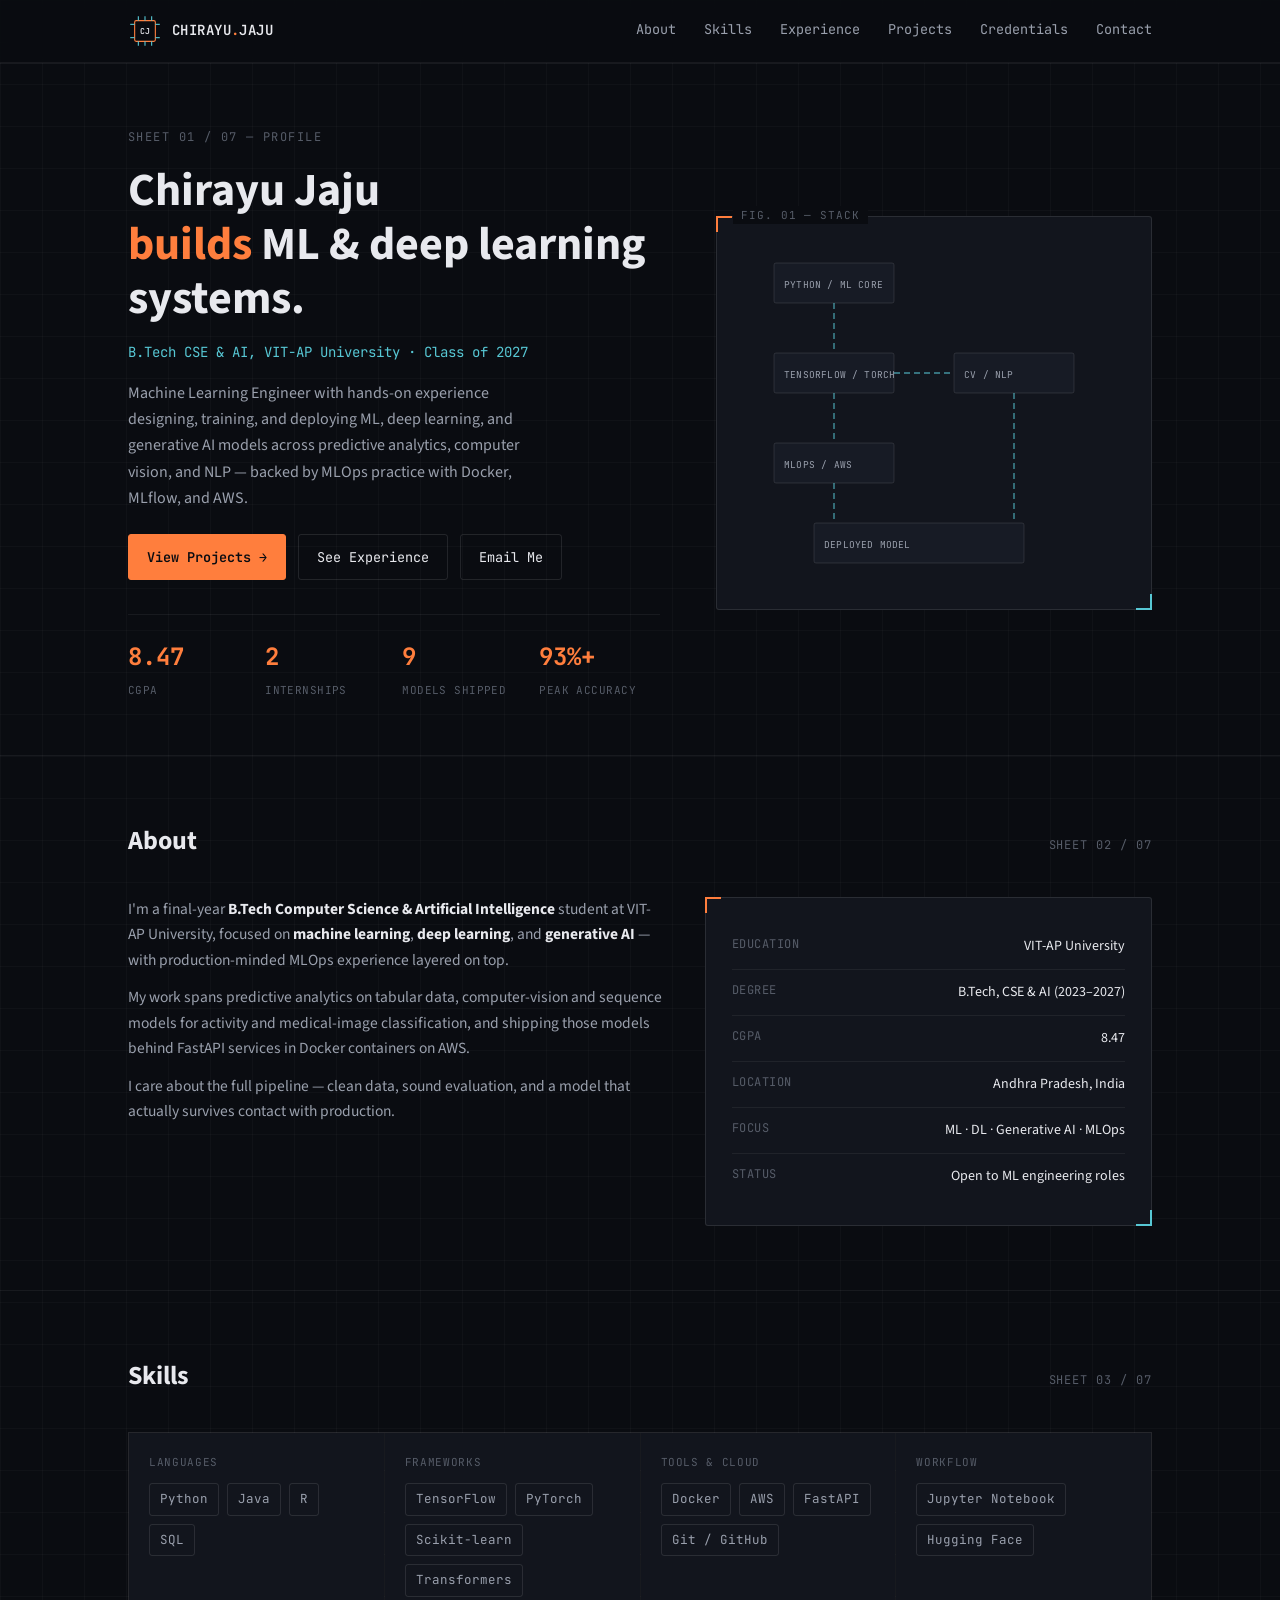
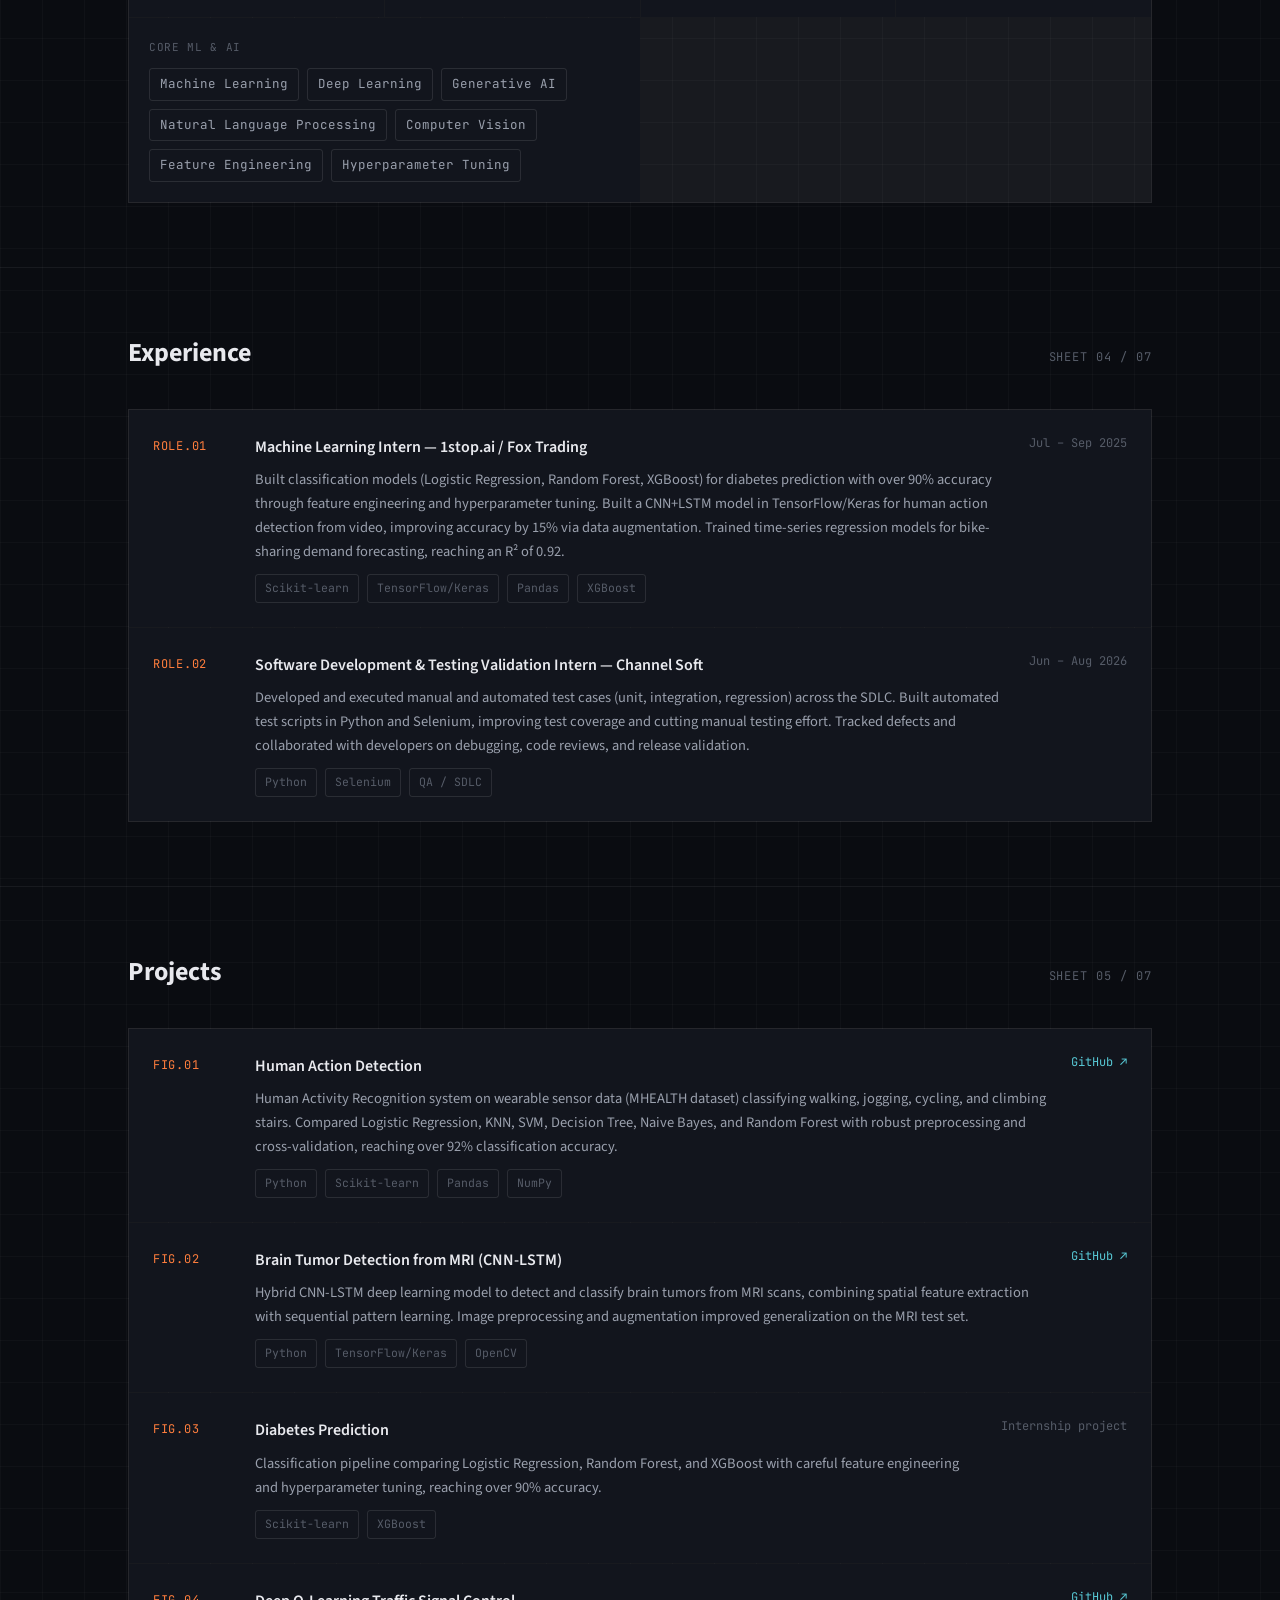
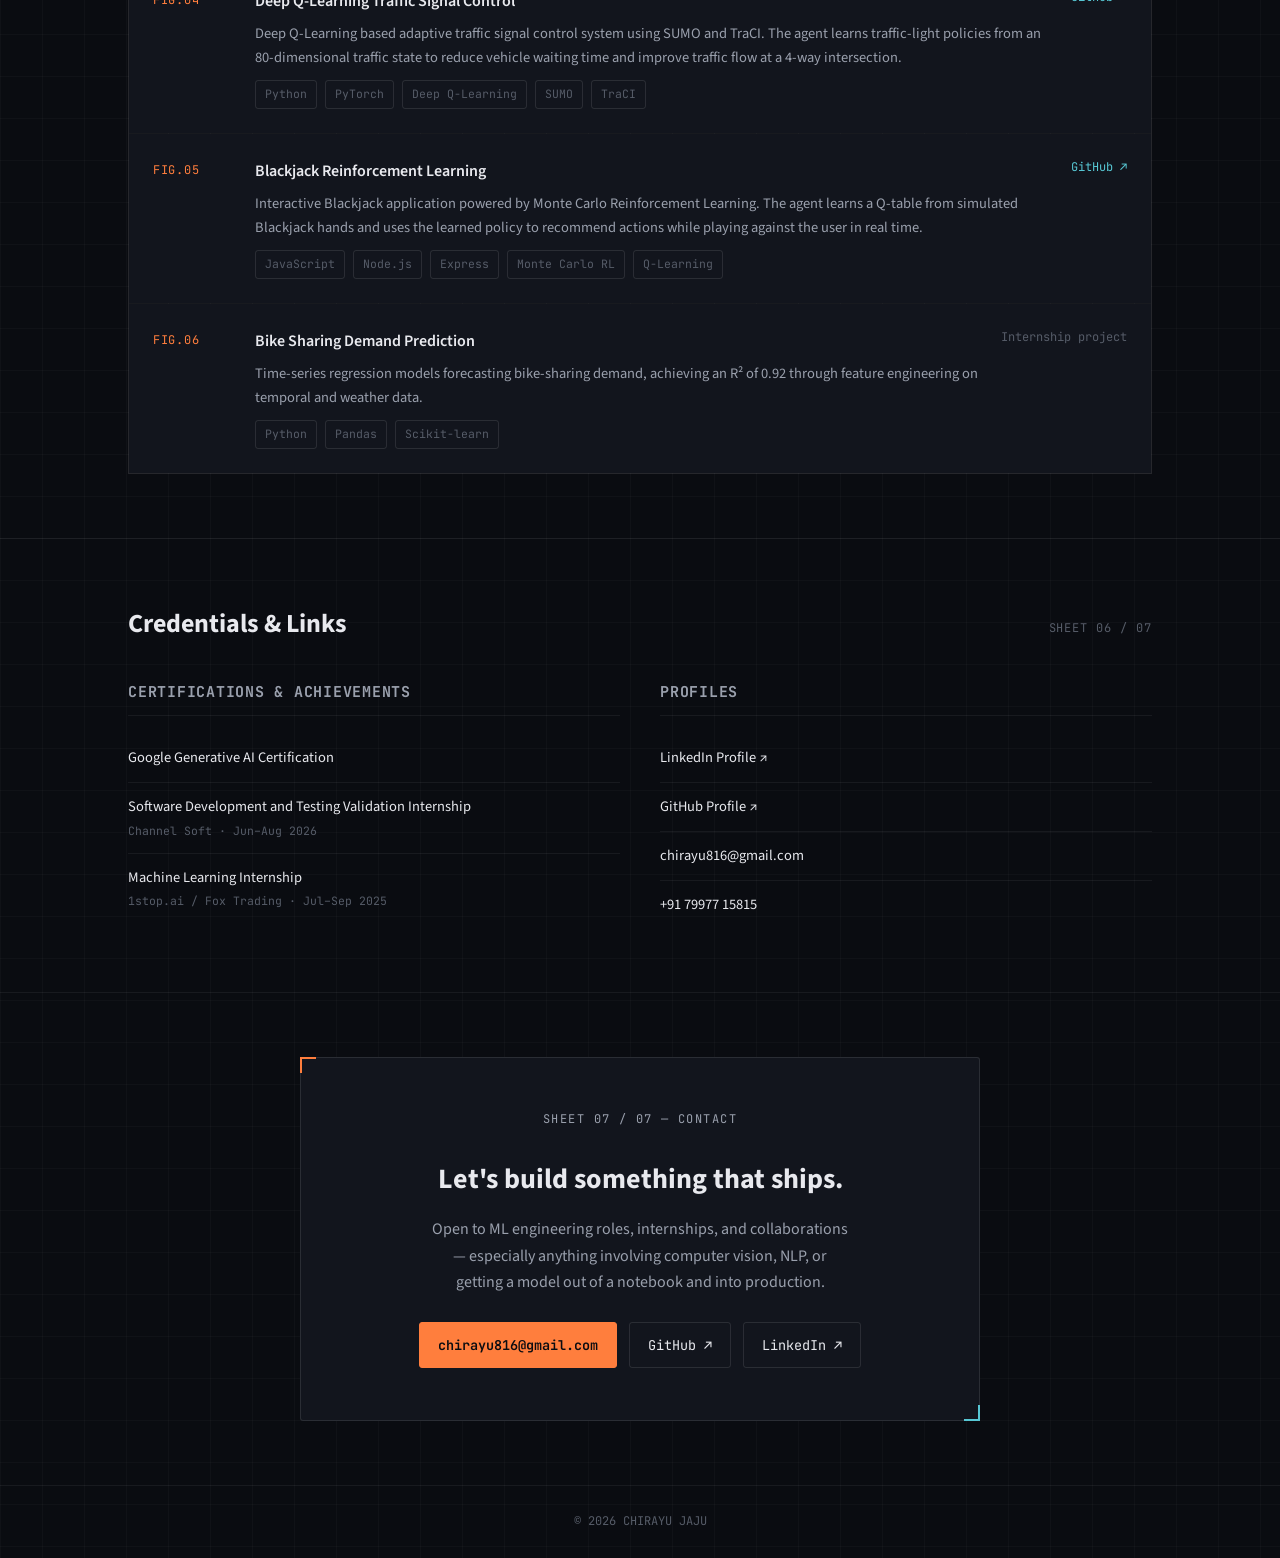
<file: index.html>
<!DOCTYPE html>
<html lang="en">
<head>
<meta charset="UTF-8" />
<meta name="viewport" content="width=device-width, initial-scale=1.0" />
<title>Chirayu Jaju</title>
<meta name="description" content="Chirayu Jaju — B.Tech CSE & AI student at VIT-AP. Machine Learning Engineer working across predictive analytics, computer vision, NLP, and MLOps." />
<link rel="stylesheet" href="style.css" />
</head>
<body>

<header>
  <div class="wrap nav">
    <a href="#top" class="logo-brand">
      <svg class="logo-mark" width="34" height="34" viewBox="0 0 46 46" xmlns="http://www.w3.org/2000/svg" aria-hidden="true">
        <rect x="9" y="9" width="28" height="28" rx="2" fill="none" stroke="var(--accent)" stroke-width="1.5"/>
        <line x1="14" y1="9" x2="14" y2="3" stroke="var(--cyan)" stroke-width="1.5"/>
        <line x1="23" y1="9" x2="23" y2="3" stroke="var(--cyan)" stroke-width="1.5"/>
        <line x1="32" y1="9" x2="32" y2="3" stroke="var(--cyan)" stroke-width="1.5"/>
        <line x1="14" y1="37" x2="14" y2="43" stroke="var(--cyan)" stroke-width="1.5"/>
        <line x1="23" y1="37" x2="23" y2="43" stroke="var(--cyan)" stroke-width="1.5"/>
        <line x1="32" y1="37" x2="32" y2="43" stroke="var(--cyan)" stroke-width="1.5"/>
        <line x1="9" y1="14" x2="3" y2="14" stroke="var(--cyan)" stroke-width="1.5"/>
        <line x1="9" y1="32" x2="3" y2="32" stroke="var(--cyan)" stroke-width="1.5"/>
        <line x1="37" y1="14" x2="43" y2="14" stroke="var(--cyan)" stroke-width="1.5"/>
        <line x1="37" y1="32" x2="43" y2="32" stroke="var(--cyan)" stroke-width="1.5"/>
        <text x="23" y="27" text-anchor="middle" font-family="JetBrains Mono, monospace" font-size="11" fill="var(--ink-text)" font-weight="600">CJ</text>
      </svg>
      <span class="logo-text">CHIRAYU<span class="accent-dot">.</span>JAJU</span>
    </a>
    <nav class="nav-links" id="navLinks">
      <a href="#about">About</a>
      <a href="#skills">Skills</a>
      <a href="#experience">Experience</a>
      <a href="#projects">Projects</a>
      <a href="#credentials">Credentials</a>
      <a href="#contact">Contact</a>
    </nav>
    <button class="nav-toggle" id="navToggle" aria-label="Toggle menu" aria-expanded="false">☰</button>
  </div>
</header>

<main id="top">

  <!-- HERO -->
  <section class="hero">
    <div class="wrap hero-grid">
      <div>
        <p class="eyebrow">SHEET 01 / 07 — PROFILE</p>
        <h1>
          Chirayu Jaju<br />
          <span class="accent">builds</span> ML &amp; deep learning systems.
        </h1>
        <p class="role">B.Tech CSE &amp; AI, VIT-AP University · Class of 2027</p>
        <p class="desc">
          Machine Learning Engineer with hands-on experience designing, training, and
          deploying ML, deep learning, and generative AI models across predictive
          analytics, computer vision, and NLP — backed by MLOps practice with Docker,
          MLflow, and AWS.
        </p>
        <div class="hero-cta">
          <a href="#projects" class="btn btn-primary">View Projects →</a>
          <a href="#experience" class="btn">See Experience</a>
          <a href="mailto:chirayu816@gmail.com" class="btn">Email Me</a>
        </div>
        <div class="hero-stats">
          <div><div class="stat-num" data-count="8.47" data-decimals="2">0</div><div class="stat-label">CGPA</div></div>
          <div><div class="stat-num" data-count="2">0</div><div class="stat-label">Internships</div></div>
          <div><div class="stat-num" data-count="9">0</div><div class="stat-label">Models Shipped</div></div>
          <div><div class="stat-num" data-count="93" data-suffix="%+">0</div><div class="stat-label">Peak Accuracy</div></div>
        </div>
      </div>

      <div class="schematic panel">
        <span class="sheet-tag">FIG. 01 — STACK</span>
        <div class="corner-br"></div>
        <div class="corner-bl"></div>
        <svg viewBox="0 0 360 340" xmlns="http://www.w3.org/2000/svg" aria-hidden="true">
          <path class="schem-line delay1" d="M80 60 L80 110" />
          <path class="schem-line delay2" d="M140 130 L200 130" />
          <path class="schem-line delay2" d="M80 150 L80 200" />
          <path class="schem-line delay3" d="M260 150 L260 280" />
          <path class="schem-line delay4" d="M80 240 L80 280" />
          <rect class="schem-node n1" x="20" y="20" width="120" height="40" rx="2"/>
          <text class="schem-label n1" x="30" y="45">PYTHON / ML CORE</text>
          <rect class="schem-node n2" x="20" y="110" width="120" height="40" rx="2"/>
          <text class="schem-label n2" x="30" y="135">TENSORFLOW / TORCH</text>
          <rect class="schem-node n3" x="200" y="110" width="120" height="40" rx="2"/>
          <text class="schem-label n3" x="210" y="135">CV / NLP</text>
          <rect class="schem-node n4" x="20" y="200" width="120" height="40" rx="2"/>
          <text class="schem-label n4" x="30" y="225">MLOPS / AWS</text>
          <rect class="schem-node n5" x="60" y="280" width="210" height="40" rx="2"/>
          <text class="schem-label n5" x="70" y="305">DEPLOYED MODEL</text>
        </svg>
      </div>
    </div>
  </section>

  <!-- ABOUT -->
  <section id="about">
    <div class="wrap">
      <div class="section-head reveal">
        <h2>About</h2>
        <span class="section-num">SHEET 02 / 07</span>
      </div>
      <div class="about-grid">
        <div class="about-text reveal">
          <p>
            I'm a final-year <strong>B.Tech Computer Science &amp; Artificial Intelligence</strong>
            student at VIT-AP University, focused on <strong>machine learning</strong>,
            <strong>deep learning</strong>, and <strong>generative AI</strong> — with
            production-minded MLOps experience layered on top.
          </p>
          <p>
            My work spans predictive analytics on tabular data, computer-vision and
            sequence models for activity and medical-image classification, and shipping
            those models behind FastAPI services in Docker containers on AWS.
          </p>
          <p>
            I care about the full pipeline — clean data, sound evaluation, and a model
            that actually survives contact with production.
          </p>
        </div>
        <div class="info-table reveal panel">
          <div class="corner-br"></div>
          <div class="corner-bl"></div>
          <div class="info-row"><span>Education</span><span>VIT-AP University</span></div>
          <div class="info-row"><span>Degree</span><span>B.Tech, CSE &amp; AI (2023–2027)</span></div>
          <div class="info-row"><span>CGPA</span><span>8.47</span></div>
          <div class="info-row"><span>Location</span><span>Andhra Pradesh, India</span></div>
          <div class="info-row"><span>Focus</span><span>ML · DL · Generative AI · MLOps</span></div>
          <div class="info-row"><span>Status</span><span>Open to ML engineering roles</span></div>
        </div>
      </div>
    </div>
  </section>

  <!-- SKILLS -->
  <section id="skills">
    <div class="wrap">
      <div class="section-head reveal">
        <h2>Skills</h2>
        <span class="section-num">SHEET 03 / 07</span>
      </div>
      <div class="skills-grid reveal">
        <div class="skill-cell">
          <div class="skill-cat">Languages</div>
          <div class="skill-items">
            <span class="skill-chip">Python</span>
            <span class="skill-chip">Java</span>
            <span class="skill-chip">R</span>
            <span class="skill-chip">SQL</span>
          </div>
        </div>
        <div class="skill-cell">
          <div class="skill-cat">Frameworks</div>
          <div class="skill-items">
            <span class="skill-chip">TensorFlow</span>
            <span class="skill-chip">PyTorch</span>
            <span class="skill-chip">Scikit-learn</span>
            <span class="skill-chip">Transformers</span>
          </div>
        </div>
        <div class="skill-cell">
          <div class="skill-cat">Tools &amp; Cloud</div>
          <div class="skill-items">
            <span class="skill-chip">Docker</span>
            <span class="skill-chip">AWS</span>
            <span class="skill-chip">FastAPI</span>
            <span class="skill-chip">Git / GitHub</span>
          </div>
        </div>
        <div class="skill-cell">
          <div class="skill-cat">Workflow</div>
          <div class="skill-items">
            <span class="skill-chip">Jupyter Notebook</span>
            <span class="skill-chip">Hugging Face</span>
          </div>
        </div>
        <div class="skill-cell skill-cell-wide">
          <div class="skill-cat">Core ML &amp; AI</div>
          <div class="skill-items">
            <span class="skill-chip">Machine Learning</span>
            <span class="skill-chip">Deep Learning</span>
            <span class="skill-chip">Generative AI</span>
            <span class="skill-chip">Natural Language Processing</span>
            <span class="skill-chip">Computer Vision</span>
            <span class="skill-chip">Feature Engineering</span>
            <span class="skill-chip">Hyperparameter Tuning</span>
          </div>
        </div>
      </div>
    </div>
  </section>

  <!-- EXPERIENCE -->
  <section id="experience">
    <div class="wrap">
      <div class="section-head reveal">
        <h2>Experience</h2>
        <span class="section-num">SHEET 04 / 07</span>
      </div>
      <div class="projects-list reveal">

        <div class="project-card">
          <div class="project-fig">ROLE.01</div>
          <div>
            <div class="project-title">Machine Learning Intern — 1stop.ai / Fox Trading</div>
            <p class="project-desc">
              Built classification models (Logistic Regression, Random Forest, XGBoost) for
              diabetes prediction with over 90% accuracy through feature engineering and
              hyperparameter tuning. Built a CNN+LSTM model in TensorFlow/Keras for human
              action detection from video, improving accuracy by 15% via data augmentation.
              Trained time-series regression models for bike-sharing demand forecasting,
              reaching an R² of 0.92.
            </p>
            <div class="project-tags">
              <span class="tag">Scikit-learn</span>
              <span class="tag">TensorFlow/Keras</span>
              <span class="tag">Pandas</span>
              <span class="tag">XGBoost</span>
            </div>
          </div>
          <div class="project-date">Jul – Sep 2025</div>
        </div>

        <div class="project-card">
          <div class="project-fig">ROLE.02</div>
          <div>
            <div class="project-title">Software Development &amp; Testing Validation Intern — Channel Soft</div>
            <p class="project-desc">
              Developed and executed manual and automated test cases (unit, integration,
              regression) across the SDLC. Built automated test scripts in Python and
              Selenium, improving test coverage and cutting manual testing effort.
              Tracked defects and collaborated with developers on debugging, code
              reviews, and release validation.
            </p>
            <div class="project-tags">
              <span class="tag">Python</span>
              <span class="tag">Selenium</span>
              <span class="tag">QA / SDLC</span>
            </div>
          </div>
          <div class="project-date">Jun – Aug 2026</div>
        </div>

      </div>
    </div>
  </section>

  <!-- PROJECTS -->
  <section id="projects">
    <div class="wrap">
      <div class="section-head reveal">
        <h2>Projects</h2>
        <span class="section-num">SHEET 05 / 07</span>
      </div>
      <div class="projects-list reveal">

        <div class="project-card">
          <div class="project-fig">FIG.01</div>
          <div>
            <div class="project-title">Human Action Detection</div>
            <p class="project-desc">
              Human Activity Recognition system on wearable sensor data (MHEALTH
              dataset) classifying walking, jogging, cycling, and climbing stairs.
              Compared Logistic Regression, KNN, SVM, Decision Tree, Naive Bayes, and
              Random Forest with robust preprocessing and cross-validation, reaching
              over 92% classification accuracy.
            </p>
            <div class="project-tags">
              <span class="tag">Python</span>
              <span class="tag">Scikit-learn</span>
              <span class="tag">Pandas</span>
              <span class="tag">NumPy</span>
            </div>
          </div>
          <div class="project-date"><a href="https://github.com/chirayu08/Human-Action-Detection-using-Machine-Learning" target="_blank" rel="noopener">GitHub ↗</a></div>
        </div>

        <div class="project-card">
          <div class="project-fig">FIG.02</div>
          <div>
            <div class="project-title">Brain Tumor Detection from MRI (CNN-LSTM)</div>
            <p class="project-desc">
              Hybrid CNN-LSTM deep learning model to detect and classify brain tumors
              from MRI scans, combining spatial feature extraction with sequential
              pattern learning. Image preprocessing and augmentation improved
              generalization on the MRI test set.
            </p>
            <div class="project-tags">
              <span class="tag">Python</span>
              <span class="tag">TensorFlow/Keras</span>
              <span class="tag">OpenCV</span>
            </div>
          </div>
          <div class="project-date"><a href="https://github.com/chirayu08/Brain-Tumor-Detection-from-MRI-using-CNN-LSTM" target="_blank" rel="noopener">GitHub ↗</a></div>
        </div>

        <div class="project-card">
          <div class="project-fig">FIG.03</div>
          <div>
            <div class="project-title">Diabetes Prediction</div>
            <p class="project-desc">
              Classification pipeline comparing Logistic Regression, Random Forest, and
              XGBoost with careful feature engineering and hyperparameter tuning,
              reaching over 90% accuracy.
            </p>
            <div class="project-tags">
              <span class="tag">Scikit-learn</span>
              <span class="tag">XGBoost</span>
            </div>
          </div>
          <div class="project-date">Internship project</div>
        </div>

        <div class="project-card">
  <div class="project-fig">FIG.04</div>
  <div>
    <div class="project-title">Deep Q-Learning Traffic Signal Control</div>
    <p class="project-desc">
      Deep Q-Learning based adaptive traffic signal control system using
      SUMO and TraCI. The agent learns traffic-light policies from an
      80-dimensional traffic state to reduce vehicle waiting time and
      improve traffic flow at a 4-way intersection.
    </p>
    <div class="project-tags">
      <span class="tag">Python</span>
      <span class="tag">PyTorch</span>
      <span class="tag">Deep Q-Learning</span>
      <span class="tag">SUMO</span>
      <span class="tag">TraCI</span>
    </div>
  </div>
  <div class="project-date">
    <a href="https://github.com/chirayu08/dql-traffic-signal" target="_blank" rel="noopener">GitHub ↗</a>
  </div>
</div>

        <div class="project-card">
  <div class="project-fig">FIG.05</div>
  <div>
    <div class="project-title">Blackjack Reinforcement Learning</div>
    <p class="project-desc">
      Interactive Blackjack application powered by Monte Carlo Reinforcement
      Learning. The agent learns a Q-table from simulated Blackjack hands
      and uses the learned policy to recommend actions while playing against
      the user in real time.
    </p>
    <div class="project-tags">
      <span class="tag">JavaScript</span>
      <span class="tag">Node.js</span>
      <span class="tag">Express</span>
      <span class="tag">Monte Carlo RL</span>
      <span class="tag">Q-Learning</span>
    </div>
  </div>
  <div class="project-date">
    <a href="https://github.com/chirayu08/blackjack-rl" target="_blank" rel="noopener">GitHub ↗</a>
  </div>
</div>

        <div class="project-card">
          <div class="project-fig">FIG.06</div>
          <div>
            <div class="project-title">Bike Sharing Demand Prediction</div>
            <p class="project-desc">
              Time-series regression models forecasting bike-sharing demand, achieving
              an R² of 0.92 through feature engineering on temporal and weather data.
            </p>
            <div class="project-tags">
              <span class="tag">Python</span>
              <span class="tag">Pandas</span>
              <span class="tag">Scikit-learn</span>
            </div>
          </div>
          <div class="project-date">Internship project</div>
        </div>

      </div>
    </div>
  </section>

  <!-- CREDENTIALS -->
  <section id="credentials">
    <div class="wrap">
      <div class="section-head reveal">
        <h2>Credentials &amp; Links</h2>
        <span class="section-num">SHEET 06 / 07</span>
      </div>
      <div class="split-grid reveal">
        <div class="split-col">
          <h3>Certifications &amp; Achievements</h3>
          <div class="doc-item">
            <div class="doc-title">Google Generative AI Certification</div>
          </div>
          <div class="doc-item">
            <div class="doc-title">Software Development and Testing Validation Internship</div>
            <div class="doc-meta">Channel Soft · Jun–Aug 2026</div>
          </div>
          <div class="doc-item">
            <div class="doc-title">Machine Learning Internship</div>
            <div class="doc-meta">1stop.ai / Fox Trading · Jul–Sep 2025</div>
          </div>
        </div>
        <div class="split-col">
          <h3>Profiles</h3>
          <div class="doc-item">
            <div class="doc-title"><a href="#" target="_blank" rel="noopener">LinkedIn Profile ↗</a></div>
          </div>
          <div class="doc-item">
            <div class="doc-title"><a href="#" target="_blank" rel="noopener">GitHub Profile ↗</a></div>
          </div>
          <div class="doc-item">
            <div class="doc-title"><a href="mailto:chirayu816@gmail.com">chirayu816@gmail.com</a></div>
          </div>
          <div class="doc-item">
            <div class="doc-title"><a href="tel:+917997715815">+91 79977 15815</a></div>
          </div>
        </div>
      </div>
    </div>
  </section>

  <!-- CONTACT -->
  <section id="contact">
    <div class="wrap">
      <div class="contact-panel panel reveal">
        <div class="corner-br"></div>
        <div class="corner-bl"></div>
        <p class="eyebrow center-eyebrow">SHEET 07 / 07 — CONTACT</p>
        <h2>Let's build something that ships.</h2>
        <p>
          Open to ML engineering roles, internships, and collaborations — especially
          anything involving computer vision, NLP, or getting a model out of a
          notebook and into production.
        </p>
        <div class="contact-links">
          <a class="btn btn-primary" href="mailto:chirayu816@gmail.com">chirayu816@gmail.com</a>
          <a class="btn" href="#" target="_blank" rel="noopener">GitHub ↗</a>
          <a class="btn" href="#" target="_blank" rel="noopener">LinkedIn ↗</a>
        </div>
      </div>
    </div>
  </section>

</main>

<footer>
  <div class="wrap footer-row">
    <span>© <span id="year"></span> CHIRAYU JAJU</span>
  </div>
</footer>

<script src="script.js"></script>
</body>
</html>
</file>
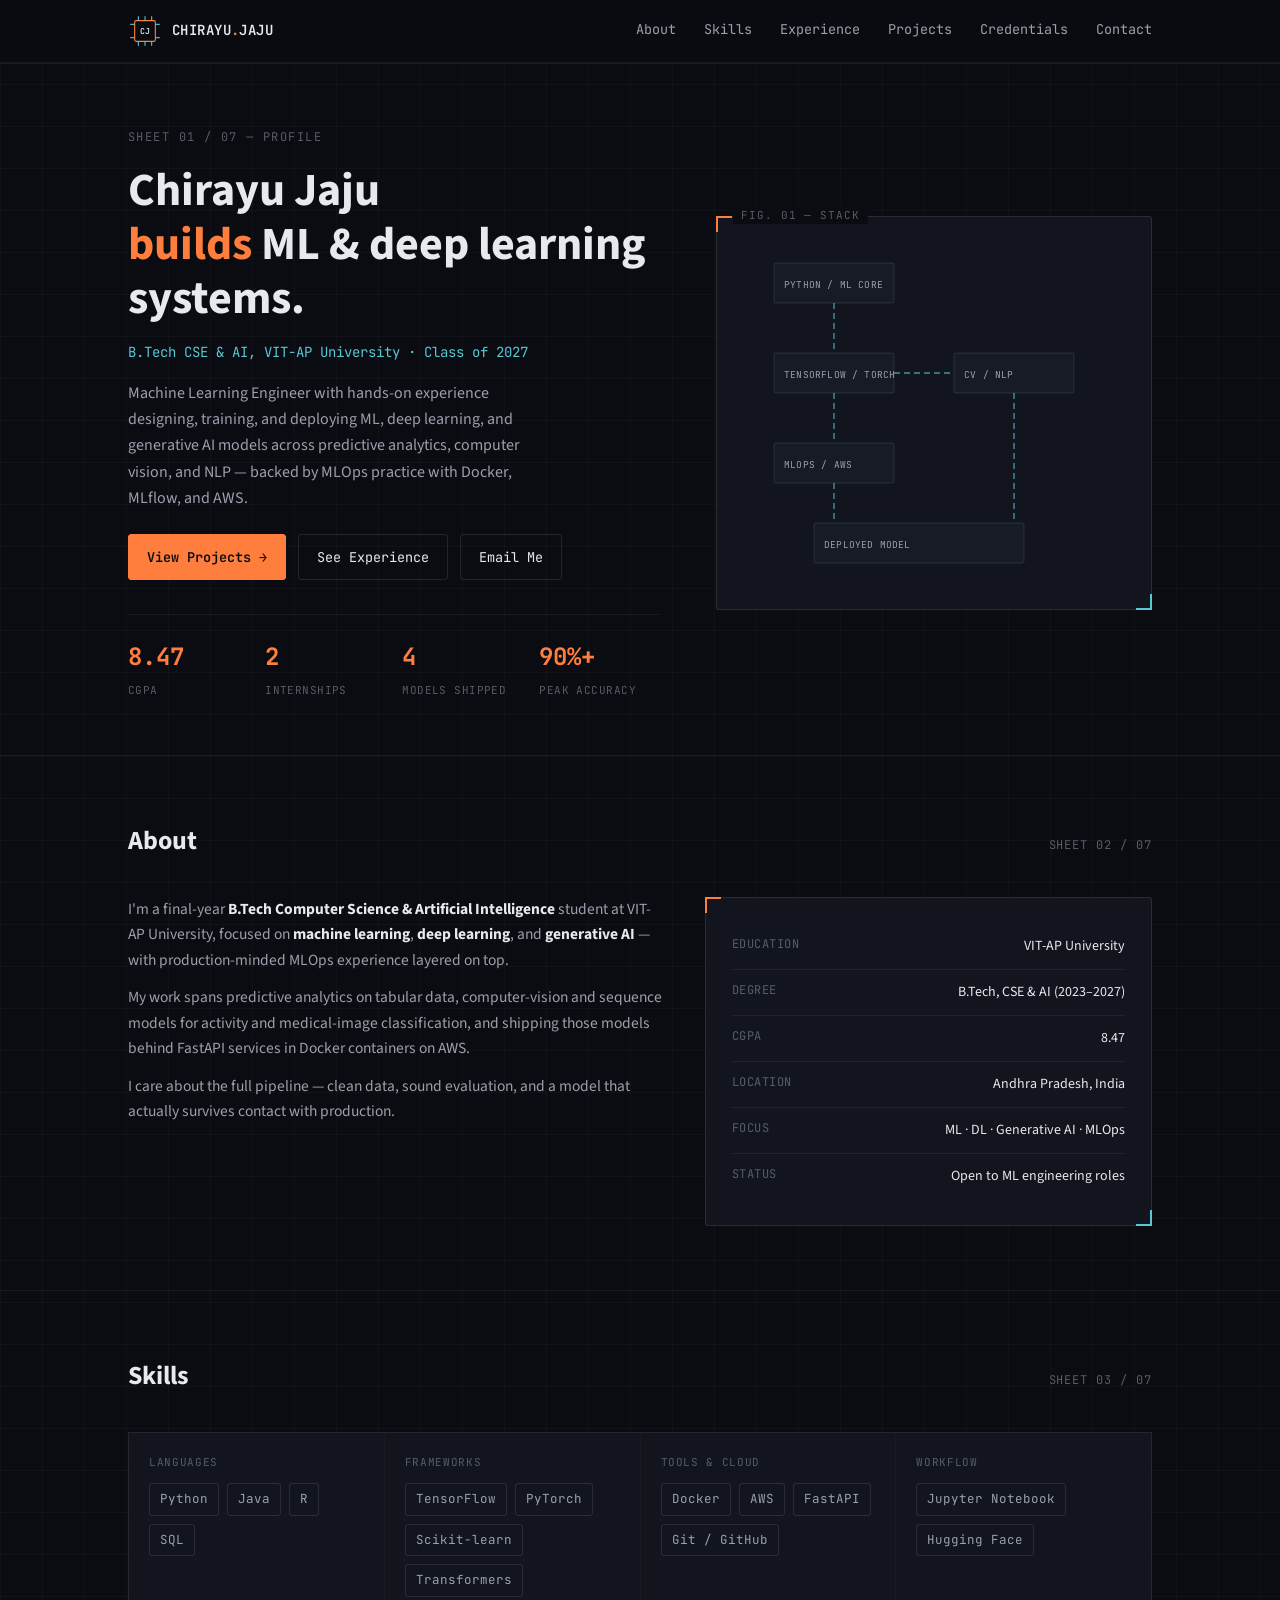
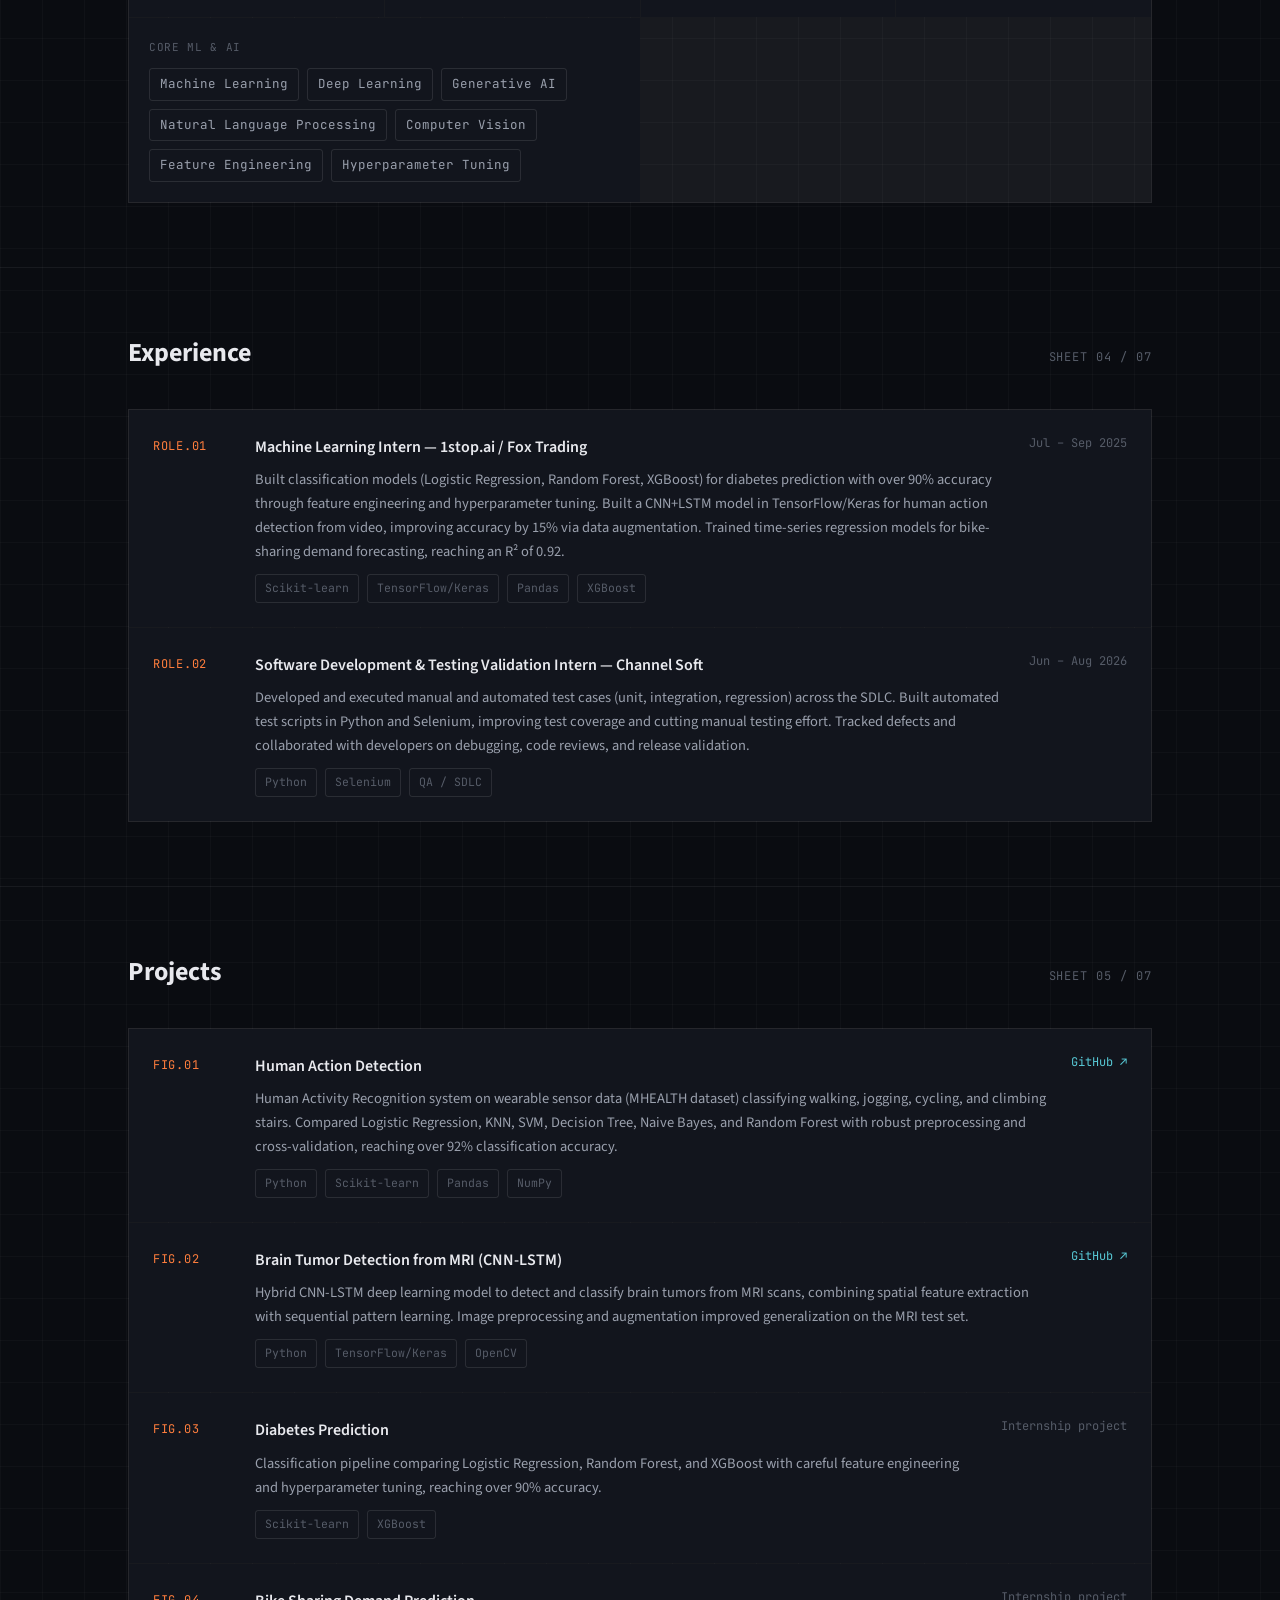
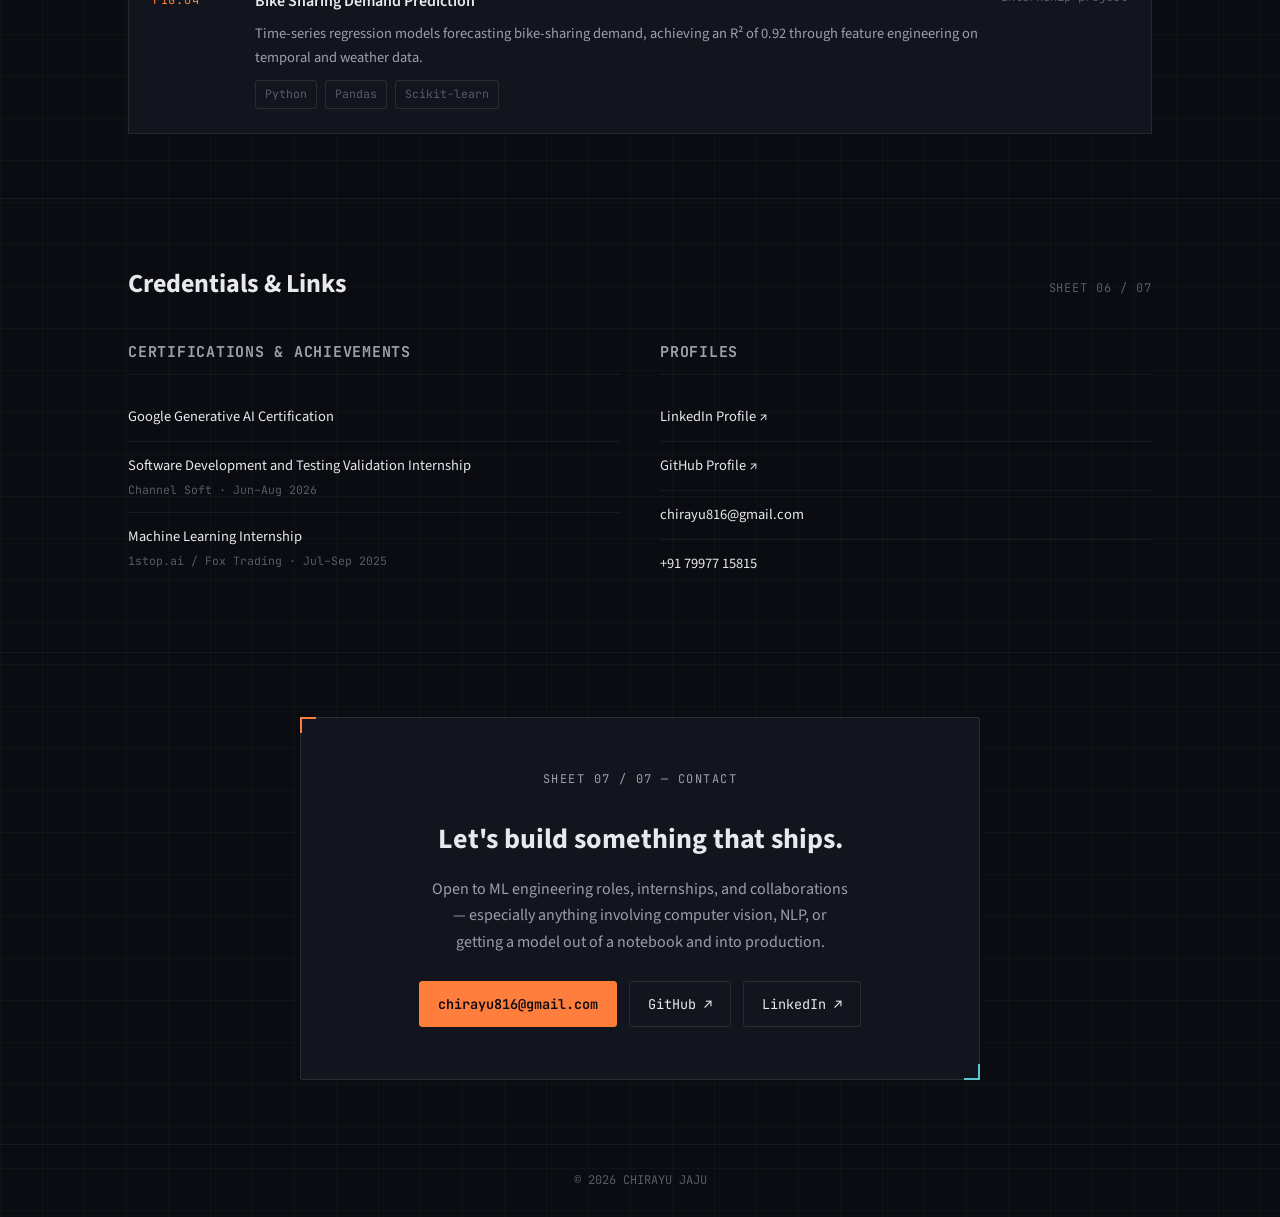
<file: index (3).html>
<!DOCTYPE html>
<html lang="en">
<head>
<meta charset="UTF-8" />
<meta name="viewport" content="width=device-width, initial-scale=1.0" />
<title>Chirayu Jaju</title>
<meta name="description" content="Chirayu Jaju — B.Tech CSE & AI student at VIT-AP. Machine Learning Engineer working across predictive analytics, computer vision, NLP, and MLOps." />
<link rel="stylesheet" href="style.css" />
</head>
<body>

<header>
  <div class="wrap nav">
    <a href="#top" class="logo-brand">
      <svg class="logo-mark" width="34" height="34" viewBox="0 0 46 46" xmlns="http://www.w3.org/2000/svg" aria-hidden="true">
        <rect x="9" y="9" width="28" height="28" rx="2" fill="none" stroke="var(--accent)" stroke-width="1.5"/>
        <line x1="14" y1="9" x2="14" y2="3" stroke="var(--cyan)" stroke-width="1.5"/>
        <line x1="23" y1="9" x2="23" y2="3" stroke="var(--cyan)" stroke-width="1.5"/>
        <line x1="32" y1="9" x2="32" y2="3" stroke="var(--cyan)" stroke-width="1.5"/>
        <line x1="14" y1="37" x2="14" y2="43" stroke="var(--cyan)" stroke-width="1.5"/>
        <line x1="23" y1="37" x2="23" y2="43" stroke="var(--cyan)" stroke-width="1.5"/>
        <line x1="32" y1="37" x2="32" y2="43" stroke="var(--cyan)" stroke-width="1.5"/>
        <line x1="9" y1="14" x2="3" y2="14" stroke="var(--cyan)" stroke-width="1.5"/>
        <line x1="9" y1="32" x2="3" y2="32" stroke="var(--cyan)" stroke-width="1.5"/>
        <line x1="37" y1="14" x2="43" y2="14" stroke="var(--cyan)" stroke-width="1.5"/>
        <line x1="37" y1="32" x2="43" y2="32" stroke="var(--cyan)" stroke-width="1.5"/>
        <text x="23" y="27" text-anchor="middle" font-family="JetBrains Mono, monospace" font-size="11" fill="var(--ink-text)" font-weight="600">CJ</text>
      </svg>
      <span class="logo-text">CHIRAYU<span class="accent-dot">.</span>JAJU</span>
    </a>
    <nav class="nav-links" id="navLinks">
      <a href="#about">About</a>
      <a href="#skills">Skills</a>
      <a href="#experience">Experience</a>
      <a href="#projects">Projects</a>
      <a href="#credentials">Credentials</a>
      <a href="#contact">Contact</a>
    </nav>
    <button class="nav-toggle" id="navToggle" aria-label="Toggle menu" aria-expanded="false">☰</button>
  </div>
</header>

<main id="top">

  <!-- HERO -->
  <section class="hero">
    <div class="wrap hero-grid">
      <div>
        <p class="eyebrow">SHEET 01 / 07 — PROFILE</p>
        <h1>
          Chirayu Jaju<br />
          <span class="accent">builds</span> ML &amp; deep learning systems.
        </h1>
        <p class="role">B.Tech CSE &amp; AI, VIT-AP University · Class of 2027</p>
        <p class="desc">
          Machine Learning Engineer with hands-on experience designing, training, and
          deploying ML, deep learning, and generative AI models across predictive
          analytics, computer vision, and NLP — backed by MLOps practice with Docker,
          MLflow, and AWS.
        </p>
        <div class="hero-cta">
          <a href="#projects" class="btn btn-primary">View Projects →</a>
          <a href="#experience" class="btn">See Experience</a>
          <a href="mailto:chirayu816@gmail.com" class="btn">Email Me</a>
        </div>
        <div class="hero-stats">
          <div><div class="stat-num" data-count="8.47" data-decimals="2">0</div><div class="stat-label">CGPA</div></div>
          <div><div class="stat-num" data-count="2">0</div><div class="stat-label">Internships</div></div>
          <div><div class="stat-num" data-count="4">0</div><div class="stat-label">Models Shipped</div></div>
          <div><div class="stat-num" data-count="90" data-suffix="%+">0</div><div class="stat-label">Peak Accuracy</div></div>
        </div>
      </div>

      <div class="schematic panel">
        <span class="sheet-tag">FIG. 01 — STACK</span>
        <div class="corner-br"></div>
        <div class="corner-bl"></div>
        <svg viewBox="0 0 360 340" xmlns="http://www.w3.org/2000/svg" aria-hidden="true">
          <path class="schem-line delay1" d="M80 60 L80 110" />
          <path class="schem-line delay2" d="M140 130 L200 130" />
          <path class="schem-line delay2" d="M80 150 L80 200" />
          <path class="schem-line delay3" d="M260 150 L260 280" />
          <path class="schem-line delay4" d="M80 240 L80 280" />
          <rect class="schem-node n1" x="20" y="20" width="120" height="40" rx="2"/>
          <text class="schem-label n1" x="30" y="45">PYTHON / ML CORE</text>
          <rect class="schem-node n2" x="20" y="110" width="120" height="40" rx="2"/>
          <text class="schem-label n2" x="30" y="135">TENSORFLOW / TORCH</text>
          <rect class="schem-node n3" x="200" y="110" width="120" height="40" rx="2"/>
          <text class="schem-label n3" x="210" y="135">CV / NLP</text>
          <rect class="schem-node n4" x="20" y="200" width="120" height="40" rx="2"/>
          <text class="schem-label n4" x="30" y="225">MLOPS / AWS</text>
          <rect class="schem-node n5" x="60" y="280" width="210" height="40" rx="2"/>
          <text class="schem-label n5" x="70" y="305">DEPLOYED MODEL</text>
        </svg>
      </div>
    </div>
  </section>

  <!-- ABOUT -->
  <section id="about">
    <div class="wrap">
      <div class="section-head reveal">
        <h2>About</h2>
        <span class="section-num">SHEET 02 / 07</span>
      </div>
      <div class="about-grid">
        <div class="about-text reveal">
          <p>
            I'm a final-year <strong>B.Tech Computer Science &amp; Artificial Intelligence</strong>
            student at VIT-AP University, focused on <strong>machine learning</strong>,
            <strong>deep learning</strong>, and <strong>generative AI</strong> — with
            production-minded MLOps experience layered on top.
          </p>
          <p>
            My work spans predictive analytics on tabular data, computer-vision and
            sequence models for activity and medical-image classification, and shipping
            those models behind FastAPI services in Docker containers on AWS.
          </p>
          <p>
            I care about the full pipeline — clean data, sound evaluation, and a model
            that actually survives contact with production.
          </p>
        </div>
        <div class="info-table reveal panel">
          <div class="corner-br"></div>
          <div class="corner-bl"></div>
          <div class="info-row"><span>Education</span><span>VIT-AP University</span></div>
          <div class="info-row"><span>Degree</span><span>B.Tech, CSE &amp; AI (2023–2027)</span></div>
          <div class="info-row"><span>CGPA</span><span>8.47</span></div>
          <div class="info-row"><span>Location</span><span>Andhra Pradesh, India</span></div>
          <div class="info-row"><span>Focus</span><span>ML · DL · Generative AI · MLOps</span></div>
          <div class="info-row"><span>Status</span><span>Open to ML engineering roles</span></div>
        </div>
      </div>
    </div>
  </section>

  <!-- SKILLS -->
  <section id="skills">
    <div class="wrap">
      <div class="section-head reveal">
        <h2>Skills</h2>
        <span class="section-num">SHEET 03 / 07</span>
      </div>
      <div class="skills-grid reveal">
        <div class="skill-cell">
          <div class="skill-cat">Languages</div>
          <div class="skill-items">
            <span class="skill-chip">Python</span>
            <span class="skill-chip">Java</span>
            <span class="skill-chip">R</span>
            <span class="skill-chip">SQL</span>
          </div>
        </div>
        <div class="skill-cell">
          <div class="skill-cat">Frameworks</div>
          <div class="skill-items">
            <span class="skill-chip">TensorFlow</span>
            <span class="skill-chip">PyTorch</span>
            <span class="skill-chip">Scikit-learn</span>
            <span class="skill-chip">Transformers</span>
          </div>
        </div>
        <div class="skill-cell">
          <div class="skill-cat">Tools &amp; Cloud</div>
          <div class="skill-items">
            <span class="skill-chip">Docker</span>
            <span class="skill-chip">AWS</span>
            <span class="skill-chip">FastAPI</span>
            <span class="skill-chip">Git / GitHub</span>
          </div>
        </div>
        <div class="skill-cell">
          <div class="skill-cat">Workflow</div>
          <div class="skill-items">
            <span class="skill-chip">Jupyter Notebook</span>
            <span class="skill-chip">Hugging Face</span>
          </div>
        </div>
        <div class="skill-cell skill-cell-wide">
          <div class="skill-cat">Core ML &amp; AI</div>
          <div class="skill-items">
            <span class="skill-chip">Machine Learning</span>
            <span class="skill-chip">Deep Learning</span>
            <span class="skill-chip">Generative AI</span>
            <span class="skill-chip">Natural Language Processing</span>
            <span class="skill-chip">Computer Vision</span>
            <span class="skill-chip">Feature Engineering</span>
            <span class="skill-chip">Hyperparameter Tuning</span>
          </div>
        </div>
      </div>
    </div>
  </section>

  <!-- EXPERIENCE -->
  <section id="experience">
    <div class="wrap">
      <div class="section-head reveal">
        <h2>Experience</h2>
        <span class="section-num">SHEET 04 / 07</span>
      </div>
      <div class="projects-list reveal">

        <div class="project-card">
          <div class="project-fig">ROLE.01</div>
          <div>
            <div class="project-title">Machine Learning Intern — 1stop.ai / Fox Trading</div>
            <p class="project-desc">
              Built classification models (Logistic Regression, Random Forest, XGBoost) for
              diabetes prediction with over 90% accuracy through feature engineering and
              hyperparameter tuning. Built a CNN+LSTM model in TensorFlow/Keras for human
              action detection from video, improving accuracy by 15% via data augmentation.
              Trained time-series regression models for bike-sharing demand forecasting,
              reaching an R² of 0.92.
            </p>
            <div class="project-tags">
              <span class="tag">Scikit-learn</span>
              <span class="tag">TensorFlow/Keras</span>
              <span class="tag">Pandas</span>
              <span class="tag">XGBoost</span>
            </div>
          </div>
          <div class="project-date">Jul – Sep 2025</div>
        </div>

        <div class="project-card">
          <div class="project-fig">ROLE.02</div>
          <div>
            <div class="project-title">Software Development &amp; Testing Validation Intern — Channel Soft</div>
            <p class="project-desc">
              Developed and executed manual and automated test cases (unit, integration,
              regression) across the SDLC. Built automated test scripts in Python and
              Selenium, improving test coverage and cutting manual testing effort.
              Tracked defects and collaborated with developers on debugging, code
              reviews, and release validation.
            </p>
            <div class="project-tags">
              <span class="tag">Python</span>
              <span class="tag">Selenium</span>
              <span class="tag">QA / SDLC</span>
            </div>
          </div>
          <div class="project-date">Jun – Aug 2026</div>
        </div>

      </div>
    </div>
  </section>

  <!-- PROJECTS -->
  <section id="projects">
    <div class="wrap">
      <div class="section-head reveal">
        <h2>Projects</h2>
        <span class="section-num">SHEET 05 / 07</span>
      </div>
      <div class="projects-list reveal">

        <div class="project-card">
          <div class="project-fig">FIG.01</div>
          <div>
            <div class="project-title">Human Action Detection</div>
            <p class="project-desc">
              Human Activity Recognition system on wearable sensor data (MHEALTH
              dataset) classifying walking, jogging, cycling, and climbing stairs.
              Compared Logistic Regression, KNN, SVM, Decision Tree, Naive Bayes, and
              Random Forest with robust preprocessing and cross-validation, reaching
              over 92% classification accuracy.
            </p>
            <div class="project-tags">
              <span class="tag">Python</span>
              <span class="tag">Scikit-learn</span>
              <span class="tag">Pandas</span>
              <span class="tag">NumPy</span>
            </div>
          </div>
          <div class="project-date"><a href="#" target="_blank" rel="noopener">GitHub ↗</a></div>
        </div>

        <div class="project-card">
          <div class="project-fig">FIG.02</div>
          <div>
            <div class="project-title">Brain Tumor Detection from MRI (CNN-LSTM)</div>
            <p class="project-desc">
              Hybrid CNN-LSTM deep learning model to detect and classify brain tumors
              from MRI scans, combining spatial feature extraction with sequential
              pattern learning. Image preprocessing and augmentation improved
              generalization on the MRI test set.
            </p>
            <div class="project-tags">
              <span class="tag">Python</span>
              <span class="tag">TensorFlow/Keras</span>
              <span class="tag">OpenCV</span>
            </div>
          </div>
          <div class="project-date"><a href="#" target="_blank" rel="noopener">GitHub ↗</a></div>
        </div>

        <div class="project-card">
          <div class="project-fig">FIG.03</div>
          <div>
            <div class="project-title">Diabetes Prediction</div>
            <p class="project-desc">
              Classification pipeline comparing Logistic Regression, Random Forest, and
              XGBoost with careful feature engineering and hyperparameter tuning,
              reaching over 90% accuracy.
            </p>
            <div class="project-tags">
              <span class="tag">Scikit-learn</span>
              <span class="tag">XGBoost</span>
            </div>
          </div>
          <div class="project-date">Internship project</div>
        </div>

        <div class="project-card">
          <div class="project-fig">FIG.04</div>
          <div>
            <div class="project-title">Bike Sharing Demand Prediction</div>
            <p class="project-desc">
              Time-series regression models forecasting bike-sharing demand, achieving
              an R² of 0.92 through feature engineering on temporal and weather data.
            </p>
            <div class="project-tags">
              <span class="tag">Python</span>
              <span class="tag">Pandas</span>
              <span class="tag">Scikit-learn</span>
            </div>
          </div>
          <div class="project-date">Internship project</div>
        </div>

      </div>
    </div>
  </section>

  <!-- CREDENTIALS -->
  <section id="credentials">
    <div class="wrap">
      <div class="section-head reveal">
        <h2>Credentials &amp; Links</h2>
        <span class="section-num">SHEET 06 / 07</span>
      </div>
      <div class="split-grid reveal">
        <div class="split-col">
          <h3>Certifications &amp; Achievements</h3>
          <div class="doc-item">
            <div class="doc-title">Google Generative AI Certification</div>
          </div>
          <div class="doc-item">
            <div class="doc-title">Software Development and Testing Validation Internship</div>
            <div class="doc-meta">Channel Soft · Jun–Aug 2026</div>
          </div>
          <div class="doc-item">
            <div class="doc-title">Machine Learning Internship</div>
            <div class="doc-meta">1stop.ai / Fox Trading · Jul–Sep 2025</div>
          </div>
        </div>
        <div class="split-col">
          <h3>Profiles</h3>
          <div class="doc-item">
            <div class="doc-title"><a href="#" target="_blank" rel="noopener">LinkedIn Profile ↗</a></div>
          </div>
          <div class="doc-item">
            <div class="doc-title"><a href="#" target="_blank" rel="noopener">GitHub Profile ↗</a></div>
          </div>
          <div class="doc-item">
            <div class="doc-title"><a href="mailto:chirayu816@gmail.com">chirayu816@gmail.com</a></div>
          </div>
          <div class="doc-item">
            <div class="doc-title"><a href="tel:+917997715815">+91 79977 15815</a></div>
          </div>
        </div>
      </div>
    </div>
  </section>

  <!-- CONTACT -->
  <section id="contact">
    <div class="wrap">
      <div class="contact-panel panel reveal">
        <div class="corner-br"></div>
        <div class="corner-bl"></div>
        <p class="eyebrow center-eyebrow">SHEET 07 / 07 — CONTACT</p>
        <h2>Let's build something that ships.</h2>
        <p>
          Open to ML engineering roles, internships, and collaborations — especially
          anything involving computer vision, NLP, or getting a model out of a
          notebook and into production.
        </p>
        <div class="contact-links">
          <a class="btn btn-primary" href="mailto:chirayu816@gmail.com">chirayu816@gmail.com</a>
          <a class="btn" href="#" target="_blank" rel="noopener">GitHub ↗</a>
          <a class="btn" href="#" target="_blank" rel="noopener">LinkedIn ↗</a>
        </div>
      </div>
    </div>
  </section>

</main>

<footer>
  <div class="wrap footer-row">
    <span>© <span id="year"></span> CHIRAYU JAJU</span>
  </div>
</footer>

<script src="script.js"></script>
</body>
</html>
</file>
<file: style.css>
@import url('https://fonts.googleapis.com/css2?family=JetBrains+Mono:ital,wght@0,400;0,500;0,600;0,700;1,400&family=Source+Sans+3:wght@400;500;600;700&display=swap');

:root{
  --ink: #0a0c11;
  --ink-2: #0e1117;
  --panel: #12151d;
  --panel-2: #171b25;
  --border: rgba(255,255,255,0.10);
  --border-soft: rgba(255,255,255,0.06);
  --ink-text: #e8e9ee;
  --text-dim: #9aa0ad;
  --text-faint: #565c68;
  --accent: #ff7e3d;
  --accent-dim: #d9631f;
  --cyan: #57c7d4;
  --mono: 'JetBrains Mono', ui-monospace, monospace;
  --sans: 'Source Sans 3', -apple-system, sans-serif;
  --radius: 3px;
}
*{box-sizing:border-box;}
html{scroll-behavior:smooth;}
@media (prefers-reduced-motion: reduce){
  html{scroll-behavior:auto;}
  *{animation-duration:0.001ms !important; animation-iteration-count:1 !important; transition-duration:0.001ms !important;}
}
body{
  margin:0; background:var(--ink); color:var(--ink-text);
  font-family:var(--sans); line-height:1.65; font-size:16px;
  background-image:
    linear-gradient(rgba(255,255,255,0.025) 1px, transparent 1px),
    linear-gradient(90deg, rgba(255,255,255,0.025) 1px, transparent 1px);
  background-size: 42px 42px;
}
a{color:var(--accent);}
a:focus-visible, button:focus-visible{outline:2px solid var(--accent); outline-offset:2px;}
::selection{background:var(--accent-dim); color:#0a0c11;}
.wrap{max-width:1080px; margin:0 auto; padding:0 28px;}
h1,h2,h3{font-family:var(--sans); font-weight:700; margin:0;}
p{margin:0 0 12px 0;}
p:last-child{margin-bottom:0;}

/* ---------- HEADER ---------- */
header{position:sticky; top:0; z-index:60; background:rgba(10,12,17,0.86); backdrop-filter:blur(10px); border-bottom:1px solid var(--border-soft);}
.nav{display:flex; align-items:center; justify-content:space-between; padding:14px 28px; gap:20px;}
.logo-brand{display:flex; align-items:center; gap:10px; text-decoration:none; color:var(--ink-text);}
.logo-text{font-family:var(--mono); font-weight:600; font-size:14px; letter-spacing:0.03em;}
.accent-dot{color:var(--accent);}
.nav-links{display:flex; gap:28px; font-family:var(--mono); font-size:13.5px;}
.nav-links a{color:var(--text-dim); text-decoration:none; padding-bottom:3px; border-bottom:1px solid transparent; transition:color .15s, border-color .15s;}
.nav-links a:hover{color:var(--accent);}
.nav-links a.active{color:var(--accent); border-color:var(--accent);}
.nav-toggle{display:none; background:none; border:1px solid var(--border); color:var(--ink-text); padding:6px 10px; border-radius:var(--radius); font-size:16px;}
@media (max-width:760px){
  .nav-links{position:fixed; top:63px; left:0; right:0; background:var(--ink-2); border-bottom:1px solid var(--border); flex-direction:column; gap:0; padding:0 28px; max-height:0; overflow:hidden; transition:max-height .3s ease;}
  .nav-links.open{max-height:320px; padding:12px 28px 18px;}
  .nav-links a{padding:11px 0; border-bottom:1px solid var(--border-soft);}
  .nav-toggle{display:inline-flex;}
}

/* ---------- PANELS / CORNER BRACKETS ---------- */
.panel{position:relative; background:var(--panel); border:1px solid var(--border); border-radius:var(--radius); padding:26px;}
.corner-br, .corner-bl{position:absolute; width:16px; height:16px; pointer-events:none;}
.corner-br{top:-1px; left:-1px; border-top:2px solid var(--accent); border-left:2px solid var(--accent);}
.corner-bl{bottom:-1px; right:-1px; border-bottom:2px solid var(--cyan); border-right:2px solid var(--cyan);}
.sheet-tag{position:absolute; top:-11px; left:16px; background:var(--ink); padding:0 8px; font-family:var(--mono); font-size:11px; letter-spacing:0.08em; color:var(--text-faint);}

/* ---------- HERO ---------- */
.hero{padding:64px 0 56px;}
.hero-grid{display:grid; grid-template-columns:1.1fr 0.9fr; gap:56px; align-items:center;}
@media (max-width:900px){ .hero-grid{grid-template-columns:1fr;} }
.eyebrow{font-family:var(--mono); font-size:12px; letter-spacing:0.12em; color:var(--text-faint); margin-bottom:16px; text-transform:uppercase;}
.hero h1{font-size:clamp(30px,4.6vw,46px); line-height:1.18; margin-bottom:14px;}
.hero h1 .accent{color:var(--accent);}
.role{font-family:var(--mono); font-size:14px; color:var(--cyan); margin-bottom:16px;}
.desc{color:var(--text-dim); font-size:16px; max-width:52ch; margin-bottom:22px;}
.hero-cta{display:flex; flex-wrap:wrap; gap:12px; margin-bottom:34px;}
.btn{
  font-family:var(--mono); font-size:13.5px; padding:11px 18px; border-radius:var(--radius);
  border:1px solid var(--border); color:var(--ink-text); text-decoration:none; display:inline-flex; align-items:center; gap:6px;
  transition:border-color .15s, color .15s, transform .15s, background .15s;
}
.btn:hover{border-color:var(--accent); color:var(--accent); transform:translateY(-2px);}
.btn-primary{background:var(--accent); border-color:var(--accent); color:#0a0c11; font-weight:600;}
.btn-primary:hover{background:#ff9257; color:#0a0c11;}
.hero-stats{display:grid; grid-template-columns:repeat(4,1fr); gap:16px; border-top:1px solid var(--border-soft); padding-top:22px;}
@media (max-width:520px){ .hero-stats{grid-template-columns:repeat(2,1fr);} }
.stat-num{font-family:var(--mono); font-size:24px; font-weight:700; color:var(--accent);}
.stat-label{font-family:var(--mono); font-size:11px; color:var(--text-faint); margin-top:4px; text-transform:uppercase; letter-spacing:0.04em;}

/* schematic svg */
.schematic{min-height:340px; display:flex; align-items:center; justify-content:center;}
.schematic svg{width:100%; height:auto; max-width:360px;}
.schem-node{fill:var(--panel-2); stroke:var(--border); stroke-width:1;}
.schem-label{font-family:var(--mono); font-size:9.5px; fill:var(--text-dim); letter-spacing:0.02em;}
.schem-line{fill:none; stroke:var(--cyan); stroke-width:1.4; stroke-dasharray:6 4; opacity:0.7;
  stroke-dashoffset:60; animation:dash 2.4s linear infinite;}
.schem-line.delay1{animation-delay:0s;}
.schem-line.delay2{animation-delay:.3s;}
.schem-line.delay3{animation-delay:.6s;}
.schem-line.delay4{animation-delay:.9s;}
@keyframes dash{ to{ stroke-dashoffset:0; } }
.schematic:hover .schem-node{stroke:var(--accent); transition:stroke .25s;}

/* ---------- SECTION HEADS ---------- */
section{padding:64px 0; scroll-margin-top:76px; border-top:1px solid var(--border-soft);}
.section-head{display:flex; align-items:baseline; justify-content:space-between; margin-bottom:34px; gap:16px; flex-wrap:wrap;}
.section-head h2{font-size:26px;}
.section-num{font-family:var(--mono); font-size:12px; color:var(--text-faint); letter-spacing:0.08em;}

/* reveal on scroll */
.reveal{opacity:0; transform:translateY(18px); transition:opacity .6s ease, transform .6s ease;}
.reveal.is-visible{opacity:1; transform:translateY(0);}

/* ---------- ABOUT ---------- */
.about-grid{display:grid; grid-template-columns:1.2fr 1fr; gap:40px; align-items:start;}
@media (max-width:800px){ .about-grid{grid-template-columns:1fr;} }
.about-text p{color:var(--text-dim); font-size:15.5px;}
.about-text strong{color:var(--ink-text);}
.info-table{display:flex; flex-direction:column; gap:0;}
.info-row{display:flex; justify-content:space-between; gap:14px; padding:11px 0; border-bottom:1px solid var(--border-soft); font-size:14px;}
.info-row:last-child{border-bottom:none;}
.info-row span:first-child{font-family:var(--mono); color:var(--text-faint); font-size:12px; text-transform:uppercase; letter-spacing:0.04em;}
.info-row span:last-child{color:var(--ink-text); text-align:right;}

/* ---------- SKILLS ---------- */
.skills-grid{display:grid; grid-template-columns:repeat(4,1fr); gap:1px; background:var(--border-soft); border:1px solid var(--border-soft);}
@media (max-width:820px){ .skills-grid{grid-template-columns:repeat(2,1fr);} }
@media (max-width:480px){ .skills-grid{grid-template-columns:1fr;} }
.skill-cell{background:var(--panel); padding:20px; transition:background .2s;}
.skill-cell:hover{background:var(--panel-2);}
.skill-cell-wide{grid-column:span 2;}
@media (max-width:480px){ .skill-cell-wide{grid-column:span 1;} }
.skill-cat{font-family:var(--mono); font-size:11px; color:var(--text-faint); text-transform:uppercase; letter-spacing:0.06em; margin-bottom:12px;}
.skill-items{display:flex; flex-wrap:wrap; gap:8px;}
.skill-chip{font-family:var(--mono); font-size:12.5px; padding:5px 10px; border:1px solid var(--border); border-radius:var(--radius); color:var(--text-dim); transition:border-color .15s, color .15s, transform .15s;}
.skill-chip:hover{border-color:var(--accent); color:var(--accent); transform:translateY(-2px);}

/* ---------- PROJECT / EXPERIENCE CARDS ---------- */
.projects-list{display:flex; flex-direction:column; gap:1px; background:var(--border-soft); border:1px solid var(--border-soft);}
.project-card{
  background:var(--panel); display:grid; grid-template-columns:80px 1fr auto; gap:22px; padding:24px; align-items:start;
  transition:background .2s;
}
.project-card:hover{background:var(--panel-2);}
@media (max-width:700px){ .project-card{grid-template-columns:1fr; gap:10px;} }
.project-fig{font-family:var(--mono); font-size:12px; color:var(--accent); letter-spacing:0.06em; padding-top:3px;}
.project-title{font-weight:600; font-size:16px; margin-bottom:8px; color:var(--ink-text);}
.project-desc{color:var(--text-dim); font-size:14.5px; margin-bottom:10px;}
.project-tags{display:flex; flex-wrap:wrap; gap:8px;}
.tag{font-family:var(--mono); font-size:11.5px; padding:4px 9px; border:1px solid var(--border); border-radius:var(--radius); color:var(--text-faint);}
.project-date{font-family:var(--mono); font-size:12px; color:var(--text-faint); white-space:nowrap;}
.project-date a{color:var(--cyan); text-decoration:none;}
.project-date a:hover{text-decoration:underline;}

/* ---------- CREDENTIALS ---------- */
.split-grid{display:grid; grid-template-columns:1fr 1fr; gap:40px;}
@media (max-width:760px){ .split-grid{grid-template-columns:1fr;} }
.split-col h3{font-size:15px; font-family:var(--mono); color:var(--text-dim); text-transform:uppercase; letter-spacing:0.05em; margin-bottom:18px; padding-bottom:10px; border-bottom:1px solid var(--border-soft);}
.doc-item{padding:12px 0; border-bottom:1px solid var(--border-soft);}
.doc-item:last-child{border-bottom:none;}
.doc-title{font-size:14.5px; color:var(--ink-text);}
.doc-title a{color:var(--ink-text); text-decoration:none;}
.doc-title a:hover{color:var(--accent);}
.doc-meta{font-family:var(--mono); font-size:11.5px; color:var(--text-faint); margin-top:3px;}

/* ---------- CONTACT ---------- */
.contact-panel{text-align:center; padding:52px 32px; max-width:680px; margin:0 auto;}
.center-eyebrow{text-align:center;}
.contact-panel h2{font-size:28px; margin-bottom:14px;}
.contact-panel p{color:var(--text-dim); max-width:52ch; margin:0 auto 26px;}
.contact-links{display:flex; flex-wrap:wrap; justify-content:center; gap:12px;}

/* ---------- FOOTER ---------- */
footer{border-top:1px solid var(--border-soft); padding:26px 0;}
.footer-row{display:flex; justify-content:center; font-family:var(--mono); font-size:12px; color:var(--text-faint);}
</file>
